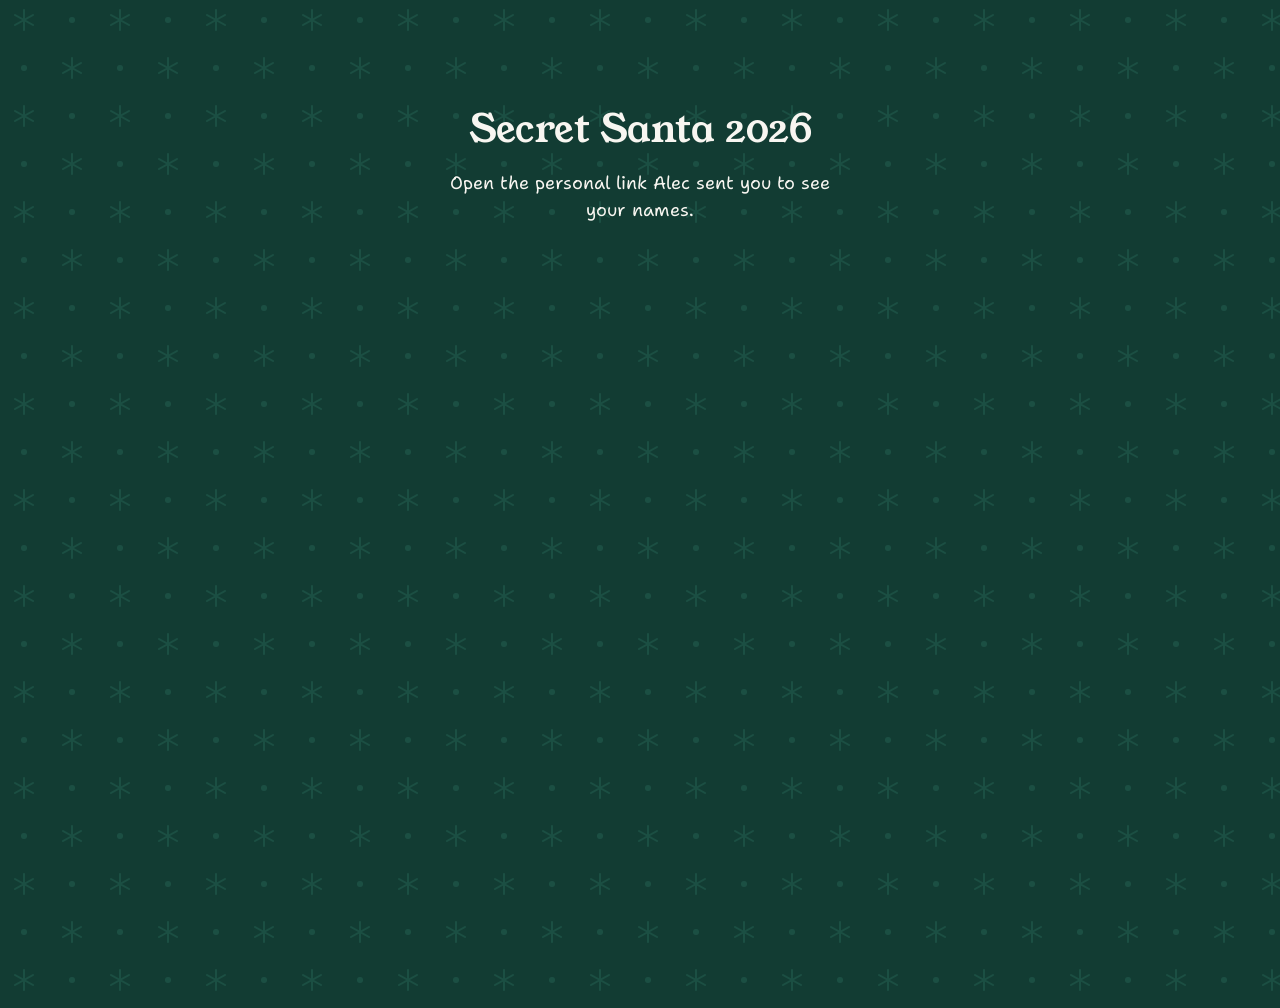
<file: index.html>
<!doctype html>
<html lang="en">
<head>
<meta charset="utf-8">
<meta name="viewport" content="width=device-width, initial-scale=1">
<meta name="robots" content="noindex, nofollow">
<meta name="referrer" content="no-referrer">
<title>Family Secret Santa</title>
<link rel="preconnect" href="https://fonts.googleapis.com">
<link rel="preconnect" href="https://fonts.gstatic.com" crossorigin>
<link href="https://fonts.googleapis.com/css2?family=Shantell+Sans:wght@400;600;700&family=Young+Serif&display=swap" rel="stylesheet">
<link rel="stylesheet" href="style.css">
</head>
<body>
<main id="message" class="message" hidden>
  <h1 id="message-title"></h1>
  <p id="message-text"></p>
</main>

<main id="reveal" class="stage" hidden>
  <div id="test-flag" class="test-flag" hidden>Test draw with made-up names</div>
  <div class="twine" aria-hidden="true"></div>
  <div class="tag-wrap">
    <div id="tag" class="tag">
      <section id="front" class="face front">
        <h1>Secret Santa <span id="front-year"></span></h1>
        <p class="to-name" id="to-name"></p>
        <p>This tag has your two names on it. If you are not <span id="to-name-inline"></span>, please close this page.</p>
        <button id="open" class="button" type="button"></button>
      </section>
      <section id="back" class="face back" aria-hidden="true">
        <h1>Your gifts are for</h1>
        <dl class="pair">
          <dt>Adult</dt>
          <dd><span id="adult" class="written"></span><span id="adult-limit" class="limit"></span></dd>
          <dt>Child</dt>
          <dd><span id="child" class="written"></span><span id="child-limit" class="limit"></span></dd>
        </dl>
        <p class="secret-note">Keep it secret. Your link still works if you need to check again.</p>
      </section>
    </div>
  </div>
  <section class="details" aria-labelledby="exchange">
    <h2 id="exchange">Gift exchange</h2>
    <p id="when"></p>
    <p id="where"></p>
    <p id="draw-code" class="code"></p>
  </section>
</main>

<script src="santa.js"></script>
<script>
(function () {
  var E = Santa.EVENT;
  function byId(id) { return document.getElementById(id); }

  function showMessage(title, text) {
    byId('message-title').textContent = title;
    byId('message-text').textContent = text;
    byId('message').hidden = false;
  }

  var token = location.hash.slice(1);
  if (!token) {
    showMessage('Secret Santa ' + E.year, 'Open the personal link ' + E.organizer + ' sent you to see your names.');
    return;
  }

  var entry = Santa.unseal(token);
  if (!entry) {
    showMessage('This link is incomplete', 'Ask ' + E.organizer + ' to send it again, then open the whole link.');
    return;
  }

  document.title = 'Secret Santa ' + entry.year;
  byId('front-year').textContent = entry.year;
  byId('to-name').textContent = entry.giver;
  byId('to-name-inline').textContent = entry.giver;
  byId('open').textContent = 'I am ' + entry.giver + '. Show my names';
  byId('when').textContent = E.date + (E.time ? ' at ' + E.time : '');
  byId('where').textContent = E.place;
  byId('draw-code').textContent = 'Draw ' + entry.code;
  byId('test-flag').hidden = !entry.test;
  byId('reveal').hidden = false;

  byId('open').addEventListener('click', function () {
    // Names reach the page only after this tap.
    byId('adult').textContent = entry.adult;
    byId('child').textContent = entry.child;
    byId('adult-limit').textContent = 'Gift limit: ' + E.adultLimit;
    byId('child-limit').textContent = 'Gift limit: ' + E.childLimit;
    byId('tag').classList.add('open');
    byId('front').setAttribute('aria-hidden', 'true');
    byId('back').setAttribute('aria-hidden', 'false');
    byId('open').disabled = true;
    byId('open').tabIndex = -1;
  });
})();
</script>
</body>
</html>
</file>
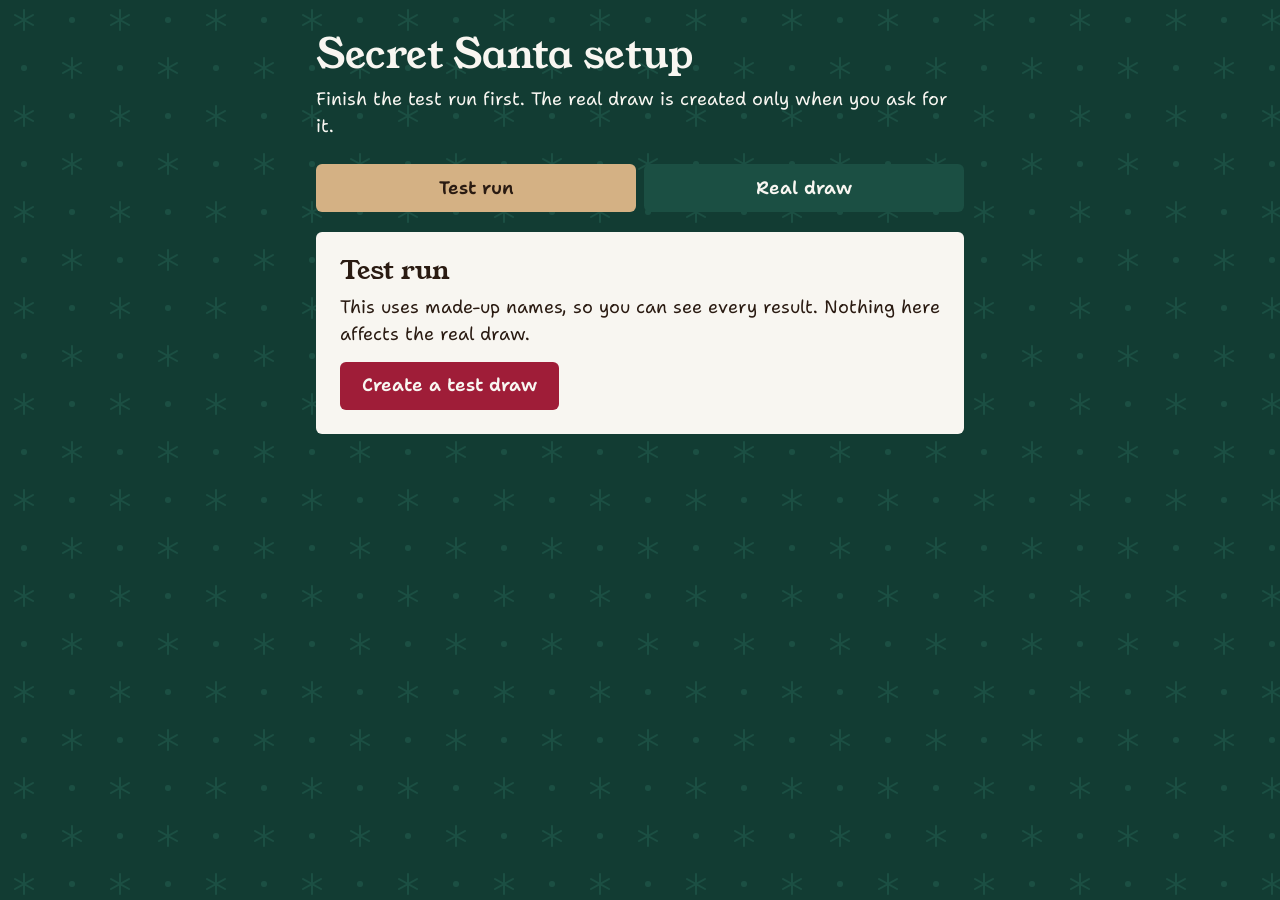
<file: setup.html>
<!doctype html>
<html lang="en">
<head>
<meta charset="utf-8">
<meta name="viewport" content="width=device-width, initial-scale=1">
<meta name="robots" content="noindex, nofollow">
<meta name="referrer" content="no-referrer">
<title>Secret Santa Setup</title>
<link rel="preconnect" href="https://fonts.googleapis.com">
<link rel="preconnect" href="https://fonts.gstatic.com" crossorigin>
<link href="https://fonts.googleapis.com/css2?family=Shantell+Sans:wght@400;600;700&family=Young+Serif&display=swap" rel="stylesheet">
<link rel="stylesheet" href="style.css">
</head>
<body>
<main class="setup">
  <h1>Secret Santa setup</h1>
  <p class="lead">Finish the test run first. The real draw is created only when you ask for it.</p>

  <div class="mode">
    <button id="mode-test" type="button" aria-pressed="true">Test run</button>
    <button id="mode-real" type="button" aria-pressed="false">Real draw</button>
  </div>

  <section id="test" class="sheet">
    <h2>Test run</h2>
    <p>This uses made-up names, so you can see every result. Nothing here affects the real draw.</p>
    <div class="actions"><button id="run-test" class="button" type="button">Create a test draw</button></div>
    <div id="test-output" hidden>
      <p id="test-status" class="status" style="margin-top:16px"></p>
      <table class="results">
        <thead><tr><th scope="col">Giver</th><th scope="col">Adult</th><th scope="col">Child</th></tr></thead>
        <tbody id="test-rows"></tbody>
      </table>
      <ul id="test-people" class="people"></ul>
    </div>
  </section>

  <section id="real" class="sheet" hidden>
    <div id="real-start">
      <h2>Create the real draw</h2>
      <p>The site will draw names for all 8 adults and show you only a link for each person. It will not show you who drew whom.</p>
      <label class="confirm"><input id="tested" type="checkbox"><span>I finished the test run and I am ready to create the real draw.</span></label>
      <div class="actions"><button id="run-real" class="button" type="button" disabled>Create the real draw</button></div>
      <div class="danger">
        <p>Already created the draw on another device? Restore it from your backup file.</p>
        <label class="button quiet file-label">Restore from backup<input id="restore" type="file" accept=".json,application/json" hidden></label>
        <p id="restore-error" class="status bad" style="margin-top:14px" hidden></p>
      </div>
    </div>

    <div id="real-done" hidden>
      <h2>Your real draw is ready</h2>
      <p id="real-status" class="status"></p>
      <p id="storage-warning" class="status bad" hidden>This browser could not save the draw. Download the backup file before closing this page.</p>
      <p>Copy each message and text it to that person. Only open the link marked as yours.</p>
      <ul id="real-people" class="people"></ul>
      <div class="actions"><button id="backup" class="button quiet" type="button">Download backup file</button></div>
      <p style="margin-top:14px">Keep the backup somewhere safe. It holds everyone's links, so don't open them.</p>
      <div class="danger">
        <p><strong>Start over only if no links have been sent, or you will resend all 8.</strong> Links from two different draws can give someone the wrong people or leave someone out.</p>
        <label for="reset-word">Type NEW DRAW to delete this draw</label>
        <input id="reset-word" type="text" autocomplete="off">
        <button id="reset" class="button quiet" type="button" disabled>Delete this draw</button>
      </div>
    </div>
  </section>
</main>

<script src="santa.js"></script>
<script>
(function () {
  var E = Santa.EVENT;
  var KEY = 'secret-santa-draw-' + E.year;
  var saved = null;
  function byId(id) { return document.getElementById(id); }

  function pageUrl() {
    var name = location.protocol === 'file:' ? 'index.html' : './';
    return new URL(name, location.href).href.split('#')[0].split('?')[0];
  }
  function linkFor(token) { return pageUrl() + '#' + token; }
  function messageFor(person) {
    return person.giver + ', here is your private Secret Santa link for Christmas ' + E.year +
      '. Please don\'t share it: ' + linkFor(person.token);
  }

  function copyText(text) {
    if (navigator.clipboard && navigator.clipboard.writeText) {
      return navigator.clipboard.writeText(text).catch(function () { return copyFallback(text); });
    }
    return copyFallback(text);
  }
  function copyFallback(text) {
    var box = document.createElement('textarea');
    box.value = text;
    box.style.position = 'fixed';
    box.style.opacity = '0';
    document.body.appendChild(box);
    box.select();
    var ok = false;
    try { ok = document.execCommand('copy'); } catch (e) { ok = false; }
    box.remove();
    return ok ? Promise.resolve() : Promise.reject(new Error('copy failed'));
  }

  function renderPeople(list, people, withOpen) {
    list.textContent = '';
    people.forEach(function (person) {
      var row = document.createElement('li');
      var name = document.createElement('span');
      name.textContent = person.giver;
      var actions = document.createElement('span');
      actions.className = 'person-actions';
      if (withOpen) {
        var open = document.createElement('a');
        open.className = 'button quiet';
        open.href = linkFor(person.token);
        open.target = '_blank';
        open.rel = 'noopener';
        open.textContent = 'Open tag';
        actions.appendChild(open);
      }
      var copy = document.createElement('button');
      copy.type = 'button';
      copy.className = 'button quiet';
      copy.textContent = 'Copy message';
      copy.addEventListener('click', function () {
        copyText(messageFor(person)).then(function () {
          copy.textContent = 'Copied';
          name.className = 'done';
        }, function () {
          copy.textContent = 'Copy failed. Try again';
        });
      });
      actions.appendChild(copy);
      row.appendChild(name);
      row.appendChild(actions);
      list.appendChild(row);
    });
  }

  function setMode(real) {
    byId('mode-test').setAttribute('aria-pressed', String(!real));
    byId('mode-real').setAttribute('aria-pressed', String(real));
    byId('test').hidden = real;
    byId('real').hidden = !real;
  }
  byId('mode-test').addEventListener('click', function () { setMode(false); });
  byId('mode-real').addEventListener('click', function () { setMode(true); });

  // Test run: made-up names only, so showing the results is safe.
  byId('run-test').addEventListener('click', function () {
    var draw = Santa.createDraw(Santa.TEST_FAMILY);
    var problems = Santa.checkDraw(Santa.TEST_FAMILY, draw);
    var status = byId('test-status');
    status.textContent = problems.length ? problems.join(' ') : 'All rules passed for this test draw.';
    status.className = problems.length ? 'status bad' : 'status';
    var rows = byId('test-rows');
    rows.textContent = '';
    draw.forEach(function (d) {
      var row = document.createElement('tr');
      [d.giver, d.adult, d.child].forEach(function (value) {
        var cell = document.createElement('td');
        cell.textContent = value;
        row.appendChild(cell);
      });
      rows.appendChild(row);
    });
    renderPeople(byId('test-people'), Santa.sealDraw(draw, E.year, Santa.newDrawCode(), true), true);
    byId('test-output').hidden = false;
  });

  // Real draw: results are sealed straight away and never written to the page.
  function persist() {
    try {
      localStorage.setItem(KEY, JSON.stringify(saved));
      return localStorage.getItem(KEY) !== null;
    } catch (e) {
      return false;
    }
  }

  function showReal(stored) {
    byId('real-start').hidden = true;
    byId('real-done').hidden = false;
    byId('real-status').textContent = 'Draw ' + saved.code + ': all rules passed for ' + saved.people.length + ' adults.';
    byId('storage-warning').hidden = stored;
    renderPeople(byId('real-people'), saved.people, false);
  }

  byId('tested').addEventListener('change', function () {
    byId('run-real').disabled = !this.checked;
  });

  byId('run-real').addEventListener('click', function () {
    var code = Santa.newDrawCode();
    var people = Santa.sealDraw(Santa.createDraw(Santa.FAMILY), E.year, code, false);
    saved = { year: E.year, code: code, created: new Date().toISOString(), people: people };
    showReal(persist());
  });

  byId('backup').addEventListener('click', function () {
    var file = new Blob([JSON.stringify(saved, null, 2)], { type: 'application/json' });
    var link = document.createElement('a');
    link.href = URL.createObjectURL(file);
    link.download = 'secret-santa-' + saved.year + '-draw-' + saved.code + '.json';
    document.body.appendChild(link);
    link.click();
    link.remove();
    setTimeout(function () { URL.revokeObjectURL(link.href); }, 1000);
  });

  byId('restore').addEventListener('change', function () {
    var file = this.files[0];
    var error = byId('restore-error');
    if (!file) return;
    file.text().then(function (text) {
      var data = JSON.parse(text);
      var valid = data && data.code && Array.isArray(data.people) && data.people.length === Santa.adultsOf(Santa.FAMILY).length &&
        data.people.every(function (p) { var e = Santa.unseal(p.token); return e && e.giver === p.giver && !e.test; });
      if (!valid) throw new Error('invalid');
      saved = data;
      error.hidden = true;
      showReal(persist());
    }).catch(function () {
      error.textContent = 'This is not a valid backup file. Choose the file you downloaded from this page.';
      error.hidden = false;
    });
  });

  byId('reset-word').addEventListener('input', function () {
    byId('reset').disabled = this.value.trim() !== 'NEW DRAW';
  });

  byId('reset').addEventListener('click', function () {
    try { localStorage.removeItem(KEY); } catch (e) { /* nothing was stored */ }
    saved = null;
    byId('reset-word').value = '';
    byId('reset').disabled = true;
    byId('tested').checked = false;
    byId('run-real').disabled = true;
    byId('real-done').hidden = true;
    byId('real-start').hidden = false;
  });

  try {
    var stored = JSON.parse(localStorage.getItem(KEY));
    if (stored && stored.people) {
      saved = stored;
      showReal(true);
      setMode(true);
    }
  } catch (e) { /* no saved draw */ }
})();
</script>
</body>
</html>
</file>
<file: style.css>
:root {
  --pine: #123c33;
  --pine-light: #1b4f43;
  --kraft: #d4b184;
  --kraft-deep: #b98f5d;
  --ink: #2a1b12;
  --cranberry: #9f1d38;
  --snow: #f8f6f1;
  --moss: #1f6b4f;
}
* { box-sizing: border-box; }
html { -webkit-text-size-adjust: 100%; }
body {
  margin: 0;
  min-height: 100vh;
  min-height: 100dvh;
  color: var(--snow);
  background-color: var(--pine);
  background-image: url("data:image/svg+xml,%3Csvg xmlns='http://www.w3.org/2000/svg' width='96' height='96' viewBox='0 0 96 96'%3E%3Cg fill='none' stroke='%231b4f43' stroke-width='2' stroke-linecap='round'%3E%3Cpath d='M24 10v20M15 15l18 10M33 15L15 25'/%3E%3Cpath d='M72 58v20M63 63l18 10M81 63L63 73'/%3E%3C/g%3E%3Cg fill='%231b4f43'%3E%3Ccircle cx='72' cy='20' r='3'/%3E%3Ccircle cx='24' cy='68' r='3'/%3E%3C/g%3E%3C/svg%3E");
  font-family: 'Shantell Sans', 'Trebuchet MS', sans-serif;
  font-size: 18px;
  line-height: 1.5;
}
h1, h2 { font-family: 'Young Serif', Georgia, serif; font-weight: 400; line-height: 1.15; margin: 0; }
button, input { font: inherit; }
button { cursor: pointer; }
:focus-visible { outline: 3px solid var(--snow); outline-offset: 3px; }

.button {
  display: inline-block;
  min-height: 48px;
  padding: 10px 22px;
  border: 0;
  border-radius: 6px;
  background: var(--cranberry);
  color: var(--snow);
  font-weight: 600;
  text-decoration: none;
}
.button:hover { background: #84152d; }
.button.quiet { background: transparent; color: inherit; box-shadow: inset 0 0 0 2px currentColor; }
.button.quiet:hover { background: rgba(255, 255, 255, .12); }
.button[disabled] { opacity: .5; cursor: not-allowed; }

/* The gift tag: the one memorable thing on the reveal page */
.stage {
  display: flex;
  flex-direction: column;
  align-items: center;
  padding: 0 16px 40px;
}
.twine { width: 3px; height: 56px; background: var(--kraft-deep); }
.tag-wrap { width: min(100%, 360px); perspective: 1400px; }
.tag {
  position: relative;
  min-height: 500px;
  transform-style: preserve-3d;
  transform-origin: 50% 0;
  transition: transform .9s cubic-bezier(.3, 1.2, .4, 1);
}
.tag.open { transform: rotateY(180deg); }
.face {
  position: absolute;
  inset: 0;
  display: flex;
  flex-direction: column;
  padding: 92px 28px 28px;
  color: var(--ink);
  background: var(--kraft);
  clip-path: polygon(24% 0, 76% 0, 100% 11%, 100% 100%, 0 100%, 0 11%);
  backface-visibility: hidden;
  -webkit-backface-visibility: hidden;
}
.face::before {
  content: '';
  position: absolute;
  top: 18px;
  left: 50%;
  width: 26px;
  height: 26px;
  margin-left: -13px;
  border-radius: 50%;
  background: var(--pine);
  box-shadow: 0 0 0 5px var(--kraft-deep);
}
.face.back { transform: rotateY(180deg); }
.face h1 { font-size: 26px; }
.written { font-size: 44px; font-weight: 700; line-height: 1.1; }
.to-name { font-size: 58px; color: var(--cranberry); font-weight: 700; line-height: 1.1; margin: 6px 0 18px; overflow-wrap: anywhere; }
.face p { margin: 0 0 14px; }
.face .button { margin-top: auto; width: 100%; }
.pair { margin: 12px 0 0; }
.pair dt { font-size: 16px; }
.pair dd { margin: 0 0 18px; }
.limit { display: block; font-size: 15px; }
.secret-note { margin-top: auto !important; font-size: 15px; }
.test-flag {
  align-self: center;
  margin: 18px 0 -38px;
  padding: 4px 12px;
  position: relative;
  z-index: 2;
  background: var(--snow);
  color: var(--cranberry);
  font-weight: 700;
  font-size: 15px;
  border-radius: 4px;
}
.details {
  width: min(100%, 360px);
  margin-top: 28px;
  text-align: center;
}
.details h2 { font-size: 24px; margin-bottom: 4px; }
.details p { margin: 0; }
.details .code { margin-top: 12px; font-size: 14px; opacity: .75; }

.message {
  width: min(100%, 420px);
  margin: 12vh auto 0;
  padding: 0 16px;
  text-align: center;
}
.message h1 { font-size: 38px; margin-bottom: 12px; }

/* Setup page */
.setup { width: min(100%, 680px); margin: 0 auto; padding: 32px 16px 56px; }
.setup h1 { font-size: 40px; }
.lead { margin: 8px 0 24px; }
.mode { display: flex; gap: 8px; margin-bottom: 20px; }
.mode button {
  flex: 1;
  min-height: 48px;
  border: 0;
  border-radius: 6px;
  background: var(--pine-light);
  color: var(--snow);
  font-weight: 600;
}
.mode button[aria-pressed='true'] { background: var(--kraft); color: var(--ink); }
.sheet {
  padding: 24px;
  margin-bottom: 20px;
  border-radius: 6px;
  background: var(--snow);
  color: var(--ink);
}
.sheet h2 { font-size: 26px; margin-bottom: 8px; }
.sheet p { margin: 0 0 14px; }
.sheet a { color: var(--moss); }
.confirm { display: flex; gap: 10px; align-items: flex-start; margin-bottom: 16px; }
.confirm input { width: 22px; height: 22px; margin-top: 3px; flex: none; }
.status { padding: 10px 14px; margin-bottom: 16px; border-radius: 6px; background: #dcefe5; color: #134a35; font-weight: 600; }
.status.bad { background: #f6dde2; color: #7e132a; }
.people { list-style: none; margin: 0 0 18px; padding: 0; }
.people li {
  display: flex;
  flex-wrap: wrap;
  align-items: center;
  justify-content: space-between;
  gap: 8px 12px;
  padding: 10px 0;
  border-bottom: 1px solid #ddd6c9;
}
.person-actions { display: flex; flex-wrap: wrap; gap: 8px; }
.people .button { padding: 7px 14px; min-height: 42px; font-size: 16px; }
.done { color: var(--moss); font-weight: 600; }
.results { width: 100%; border-collapse: collapse; margin-bottom: 18px; font-size: 16px; }
.results th, .results td { padding: 7px 6px; text-align: left; border-bottom: 1px solid #ddd6c9; }
.actions { display: flex; flex-wrap: wrap; gap: 10px; }
.danger { margin-top: 18px; padding-top: 16px; border-top: 1px solid #ddd6c9; }
.danger input[type='text'] { display: block; width: min(100%, 260px); min-height: 44px; margin-bottom: 12px; padding: 8px 10px; border: 2px solid var(--ink); border-radius: 6px; }
.file-label { display: inline-block; margin-top: 4px; }
[hidden] { display: none !important; }

@media (prefers-reduced-motion: reduce) {
  .tag { transition: none; }
}
</file>
